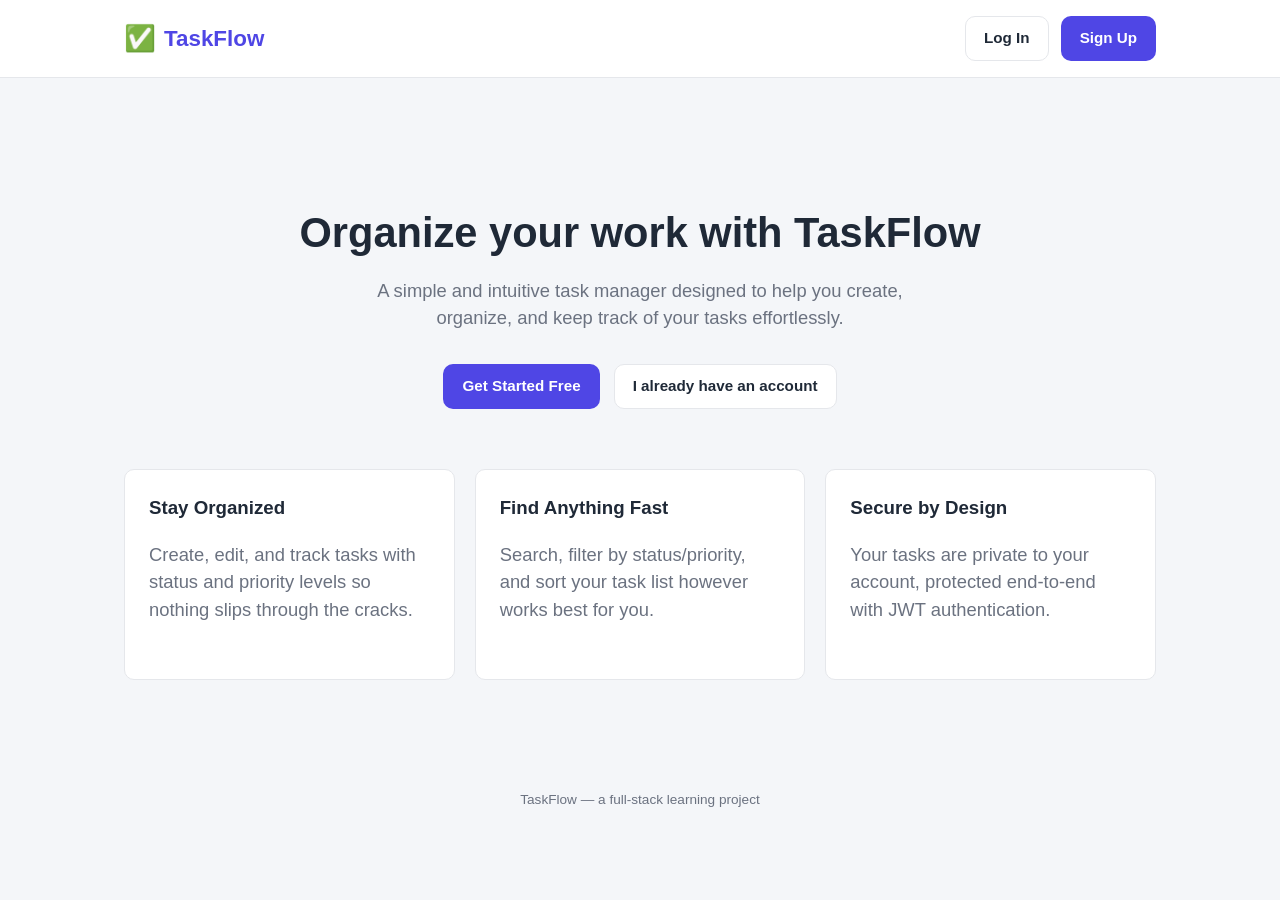
<file: frontend/index.html>
<!DOCTYPE html>
<html lang="en">
<head>
  <meta charset="UTF-8" />
  <meta name="viewport" content="width=device-width, initial-scale=1.0" />
  <title>TaskFlow - Organize Your Work</title>
  <link rel="stylesheet" href="css/style.css" />
</head>
<body>
  <nav class="navbar">
    <div class="container navbar-inner">
      <div class="brand"><span class="brand-icon">&#9989;</span> TaskFlow</div>
      <div class="navbar-actions">
        <a class="btn btn-secondary" href="login.html">Log In</a>
        <a class="btn btn-primary" href="register.html">Sign Up</a>
      </div>
    </div>
  </nav>

  <main class="container">
    <section class="hero">
      <h1>Organize your work with TaskFlow</h1>
      <p>
         A simple and intuitive task manager designed to help you create,
         organize, and keep track of your tasks effortlessly.
      </p>
      <div class="hero-actions">
        <a class="btn btn-primary" href="register.html">Get Started Free</a>
        <a class="btn btn-secondary" href="login.html">I already have an account</a>
      </div>

      <div class="features">
        <div class="feature-card">
          <h3>Stay Organized</h3>
          <p>Create, edit, and track tasks with status and priority levels so nothing slips through the cracks.</p>
        </div>
        <div class="feature-card">
          <h3>Find Anything Fast</h3>
          <p>Search, filter by status/priority, and sort your task list however works best for you.</p>
        </div>
        <div class="feature-card">
          <h3>Secure by Design</h3>
          <p>Your tasks are private to your account, protected end-to-end with JWT authentication.</p>
        </div>
      </div>
    </section>
  </main>

  <footer class="site-footer">TaskFlow &mdash; a full-stack learning project</footer>

  <script src="js/api.js"></script>
  <script src="js/auth.js"></script>
</body>
</html>
</file>
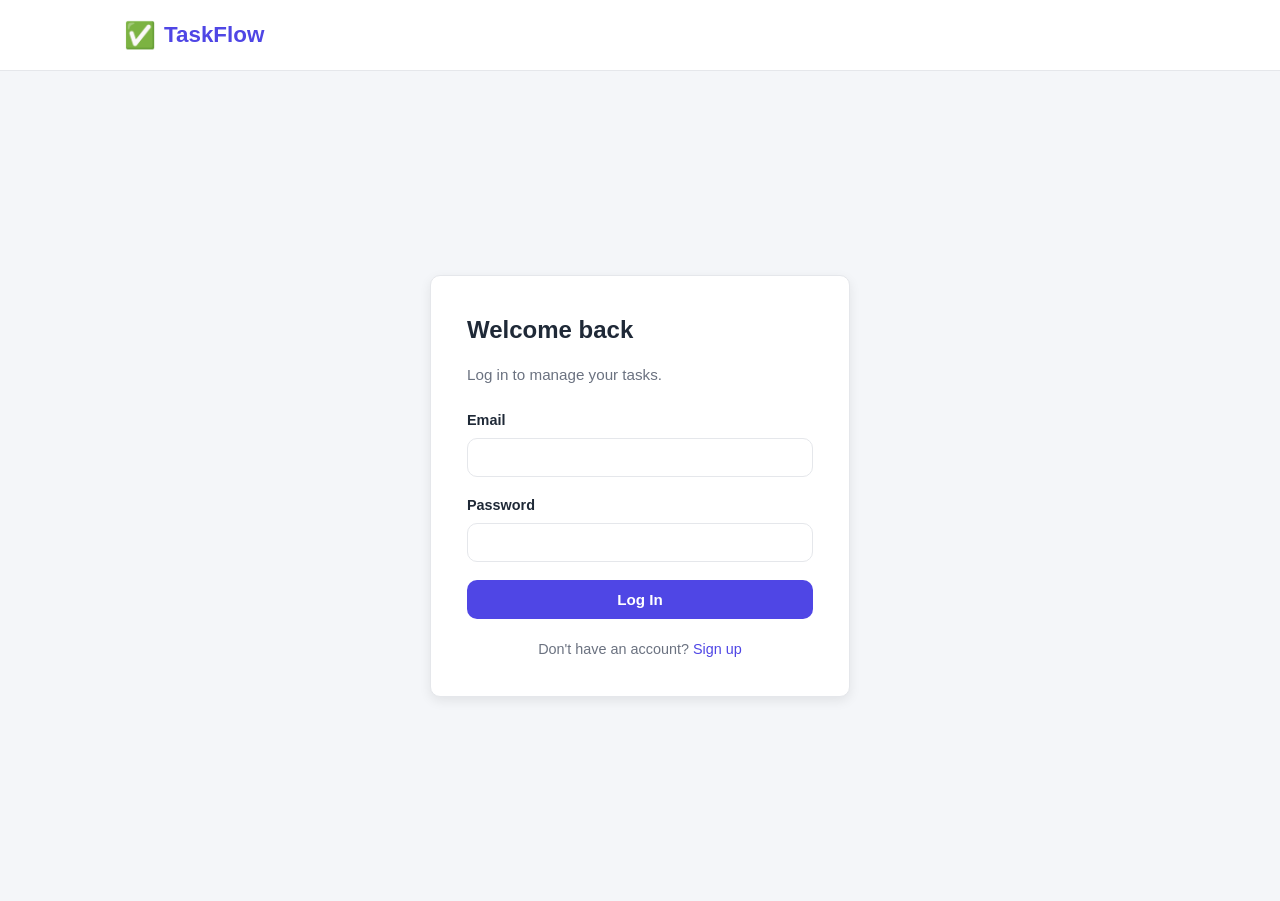
<file: frontend/create-task.html>
<!DOCTYPE html>
<html lang="en">
<head>
  <meta charset="UTF-8" />
  <meta name="viewport" content="width=device-width, initial-scale=1.0" />
  <title>New Task - TaskFlow</title>
  <link rel="stylesheet" href="css/style.css" />
</head>
<body>
  <nav class="navbar">
    <div class="container navbar-inner">
      <a class="brand" href="dashboard.html"><span class="brand-icon">&#9989;</span> TaskFlow</a>
      <div class="navbar-actions">
        <span class="nav-user">Hi, <span data-user-name>there</span></span>
        <a class="btn btn-secondary" href="#" data-logout>Logout</a>
      </div>
    </div>
  </nav>

  <main class="container">
    <div class="page-header">
      <h1>Create New Task</h1>
      <a class="btn btn-secondary" href="dashboard.html">&larr; Back to Dashboard</a>
    </div>

    <div class="card-form">
      <div id="form-alert" class="alert"></div>

      <form id="create-task-form" novalidate>
        <div class="form-group">
          <label for="title">Title</label>
          <input class="form-control" type="text" id="title" name="title" maxlength="150" required />
        </div>

        <div class="form-group">
          <label for="description">Description</label>
          <textarea class="form-control" id="description" name="description" maxlength="2000"></textarea>
        </div>

        <div class="form-row">
          <div class="form-group">
            <label for="status">Status</label>
            <select class="form-control" id="status" name="status">
              <option value="PENDING" selected>Pending</option>
              <option value="IN_PROGRESS">In Progress</option>
              <option value="COMPLETED">Completed</option>
            </select>
          </div>
          <div class="form-group">
            <label for="priority">Priority</label>
            <select class="form-control" id="priority" name="priority">
              <option value="LOW">Low</option>
              <option value="MEDIUM" selected>Medium</option>
              <option value="HIGH">High</option>
            </select>
          </div>
        </div>

        <div class="form-group">
          <label for="dueDate">Due Date</label>
          <input class="form-control" type="date" id="dueDate" name="dueDate" />
        </div>

        <div class="form-actions">
          <button class="btn btn-primary" type="submit" id="submit-btn">Create Task</button>
          <a class="btn btn-secondary" href="dashboard.html">Cancel</a>
        </div>
      </form>
    </div>
  </main>

  <script src="js/utils.js"></script>
  <script src="js/auth.js"></script>
  <script src="js/api.js"></script>
  <script src="js/task.js"></script>
</body>
</html>
</file>
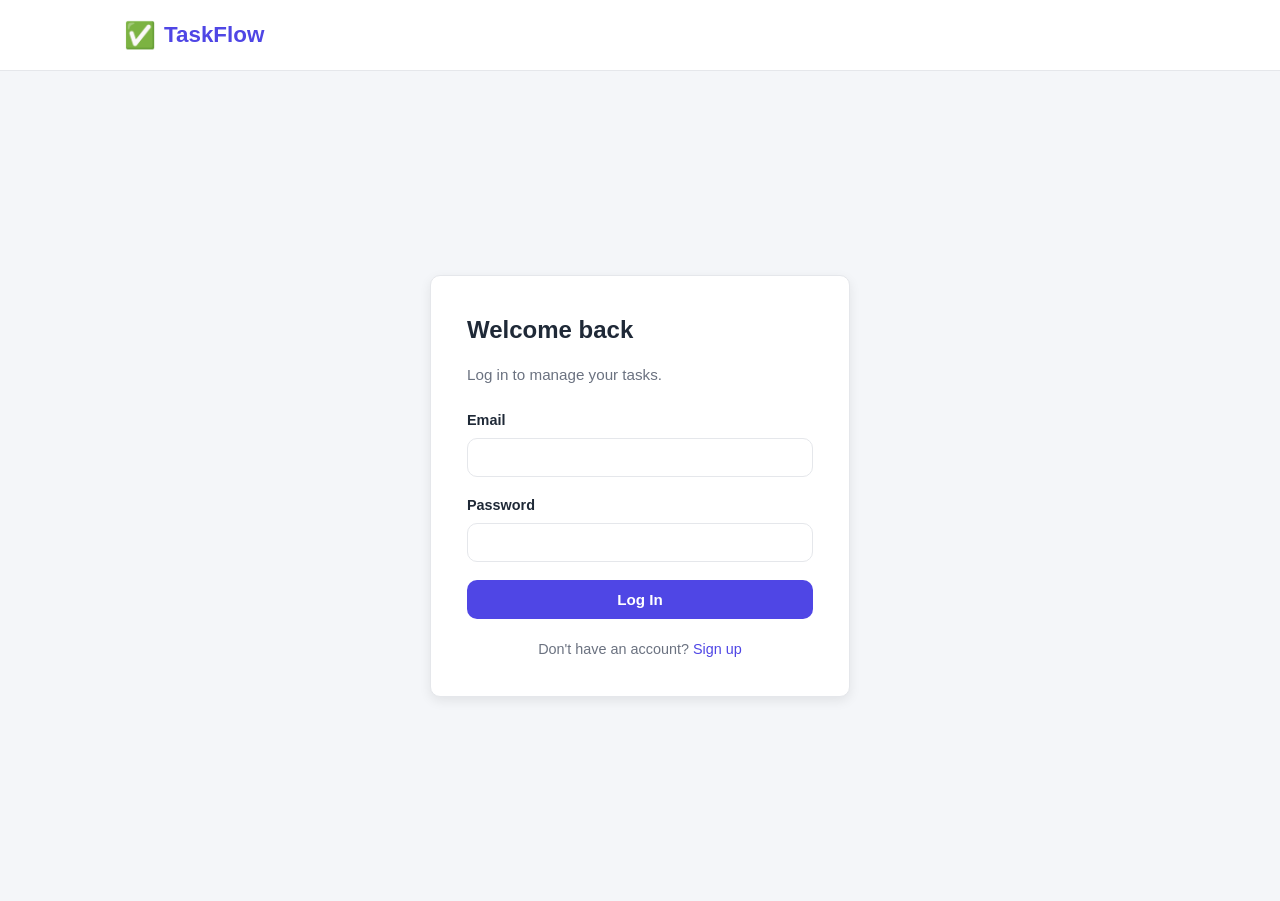
<file: frontend/dashboard.html>
<!DOCTYPE html>
<html lang="en">
<head>
  <meta charset="UTF-8" />
  <meta name="viewport" content="width=device-width, initial-scale=1.0" />
  <title>Dashboard - TaskFlow</title>
  <link rel="stylesheet" href="css/style.css" />
</head>
<body>
  <nav class="navbar">
    <div class="container navbar-inner">
      <a class="brand" href="dashboard.html"><span class="brand-icon">&#9989;</span> TaskFlow</a>
      <div class="navbar-actions">
        <span class="nav-user">Hi, <span data-user-name>there</span></span>
        <a class="btn btn-secondary" href="#" data-logout>Logout</a>
      </div>
    </div>
  </nav>

  <main class="container">
    <div class="page-header">
      <h1>My Tasks</h1>
      <a class="btn btn-primary" href="create-task.html">+ New Task</a>
    </div>

    <div class="stats-grid">
      <div class="stat-card total">
        <div class="stat-value" id="stat-total">0</div>
        <div class="stat-label">Total Tasks</div>
      </div>
      <div class="stat-card pending">
        <div class="stat-value" id="stat-pending">0</div>
        <div class="stat-label">Pending</div>
      </div>
      <div class="stat-card progress">
        <div class="stat-value" id="stat-progress">0</div>
        <div class="stat-label">In Progress</div>
      </div>
      <div class="stat-card completed">
        <div class="stat-value" id="stat-completed">0</div>
        <div class="stat-label">Completed</div>
      </div>
    </div>

    <div class="toolbar">
      <input type="text" id="search-input" class="search-input" placeholder="Search tasks by title or description..." />
      <select id="status-filter">
        <option value="">All Statuses</option>
        <option value="PENDING">Pending</option>
        <option value="IN_PROGRESS">In Progress</option>
        <option value="COMPLETED">Completed</option>
      </select>
      <select id="priority-filter">
        <option value="">All Priorities</option>
        <option value="LOW">Low</option>
        <option value="MEDIUM">Medium</option>
        <option value="HIGH">High</option>
      </select>
      <select id="sort-select">
        <option value="createdAt:desc">Newest First</option>
        <option value="createdAt:asc">Oldest First</option>
        <option value="dueDate:asc">Due Date (Earliest)</option>
        <option value="dueDate:desc">Due Date (Latest)</option>
        <option value="title:asc">Title (A-Z)</option>
        <option value="priority:desc">Priority (High-Low)</option>
      </select>
    </div>

    <div id="task-list" class="task-list">
      <div class="loading">Loading tasks...</div>
    </div>
  </main>

  <!-- Delete confirmation modal -->
  <div class="modal-overlay" id="delete-modal">
    <div class="modal-box">
      <h3>Delete this task?</h3>
      <p>This action cannot be undone.</p>
      <div class="modal-actions">
        <button class="btn btn-secondary" id="cancel-delete">Cancel</button>
        <button class="btn btn-danger" id="confirm-delete">Delete</button>
      </div>
    </div>
  </div>

  <script src="js/utils.js"></script>
  <script src="js/auth.js"></script>
  <script src="js/api.js"></script>
  <script src="js/dashboard.js"></script>
</body>
</html>
</file>
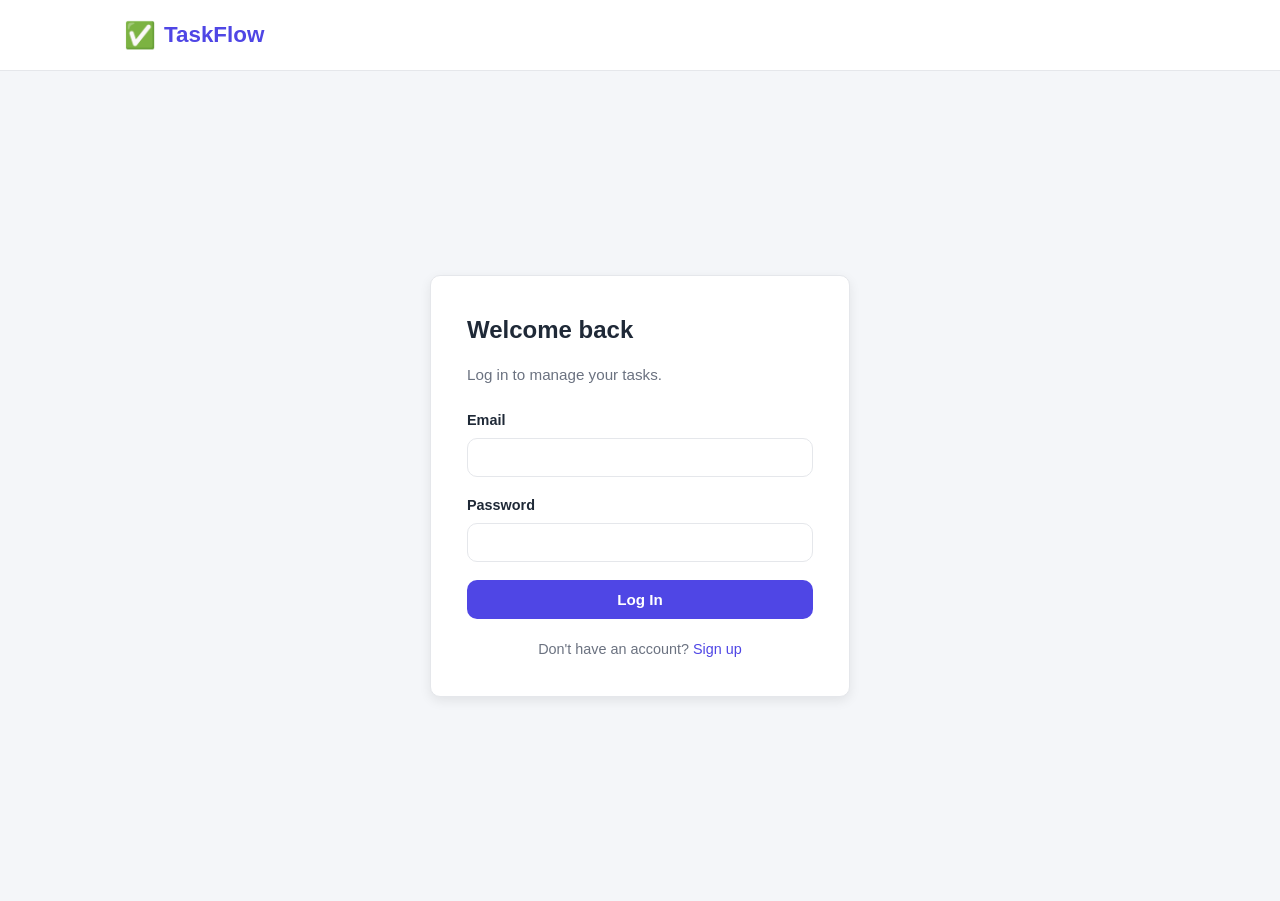
<file: frontend/edit-task.html>
<!DOCTYPE html>
<html lang="en">
<head>
  <meta charset="UTF-8" />
  <meta name="viewport" content="width=device-width, initial-scale=1.0" />
  <title>Edit Task - TaskFlow</title>
  <link rel="stylesheet" href="css/style.css" />
</head>
<body>
  <nav class="navbar">
    <div class="container navbar-inner">
      <a class="brand" href="dashboard.html"><span class="brand-icon">&#9989;</span> TaskFlow</a>
      <div class="navbar-actions">
        <span class="nav-user">Hi, <span data-user-name>there</span></span>
        <a class="btn btn-secondary" href="#" data-logout>Logout</a>
      </div>
    </div>
  </nav>

  <main class="container">
    <div class="page-header">
      <h1>Edit Task</h1>
      <a class="btn btn-secondary" href="dashboard.html">&larr; Back to Dashboard</a>
    </div>

    <div class="card-form">
      <div id="form-alert" class="alert"></div>

      <form id="edit-task-form" novalidate>
        <div class="form-group">
          <label for="title">Title</label>
          <input class="form-control" type="text" id="title" name="title" maxlength="150" required />
        </div>

        <div class="form-group">
          <label for="description">Description</label>
          <textarea class="form-control" id="description" name="description" maxlength="2000"></textarea>
        </div>

        <div class="form-row">
          <div class="form-group">
            <label for="status">Status</label>
            <select class="form-control" id="status" name="status">
              <option value="PENDING">Pending</option>
              <option value="IN_PROGRESS">In Progress</option>
              <option value="COMPLETED">Completed</option>
            </select>
          </div>
          <div class="form-group">
            <label for="priority">Priority</label>
            <select class="form-control" id="priority" name="priority">
              <option value="LOW">Low</option>
              <option value="MEDIUM">Medium</option>
              <option value="HIGH">High</option>
            </select>
          </div>
        </div>

        <div class="form-group">
          <label for="dueDate">Due Date</label>
          <input class="form-control" type="date" id="dueDate" name="dueDate" />
        </div>

        <div class="form-actions">
          <button class="btn btn-primary" type="submit" id="submit-btn">Save Changes</button>
          <a class="btn btn-secondary" href="dashboard.html">Cancel</a>
        </div>
      </form>
    </div>
  </main>

  <script src="js/utils.js"></script>
  <script src="js/auth.js"></script>
  <script src="js/api.js"></script>
  <script src="js/task.js"></script>
</body>
</html>
</file>
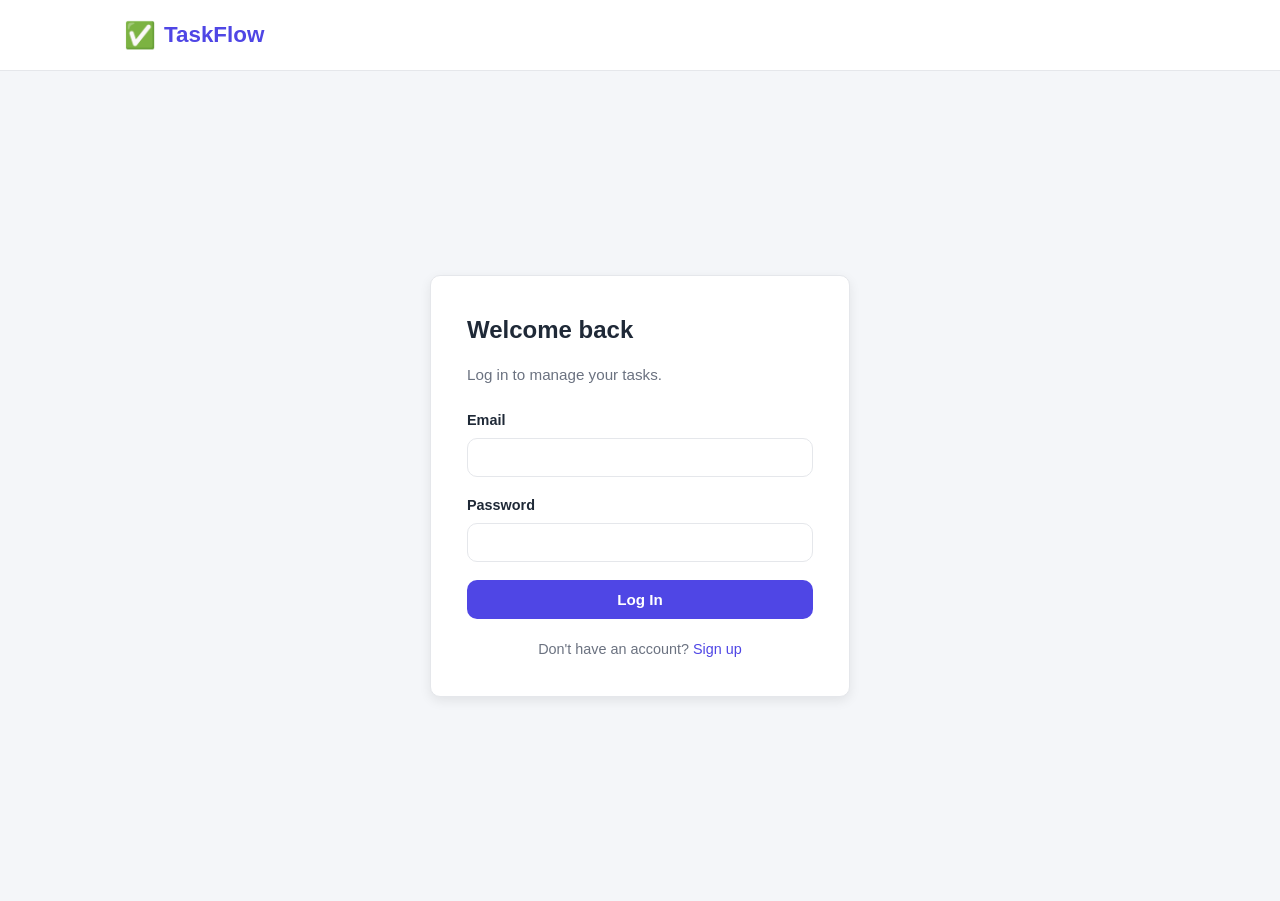
<file: frontend/login.html>
<!DOCTYPE html>
<html lang="en">
<head>
  <meta charset="UTF-8" />
  <meta name="viewport" content="width=device-width, initial-scale=1.0" />
  <title>Log In - TaskFlow</title>
  <link rel="stylesheet" href="css/style.css" />
</head>
<body>
  <nav class="navbar">
    <div class="container navbar-inner">
      <a class="brand" href="index.html"><span class="brand-icon">&#9989;</span> TaskFlow</a>
    </div>
  </nav>

  <div class="auth-wrapper">
    <div class="auth-card">
      <h2>Welcome back</h2>
      <p class="auth-subtitle">Log in to manage your tasks.</p>

      <div id="form-alert" class="alert"></div>

      <form id="login-form" novalidate>
        <div class="form-group">
          <label for="email">Email</label>
          <input class="form-control" type="email" id="email" name="email" required autocomplete="email" />
        </div>
        <div class="form-group">
          <label for="password">Password</label>
          <input class="form-control" type="password" id="password" name="password" required autocomplete="current-password" />
        </div>
        <button class="btn btn-primary btn-block" type="submit" id="submit-btn">Log In</button>
      </form>

      <div class="auth-footer">
        Don't have an account? <a href="register.html">Sign up</a>
      </div>
    </div>
  </div>

  <script src="js/utils.js"></script>
  <script src="js/auth.js"></script>
  <script src="js/api.js"></script>
  <script src="js/login.js"></script>
</body>
</html>
</file>
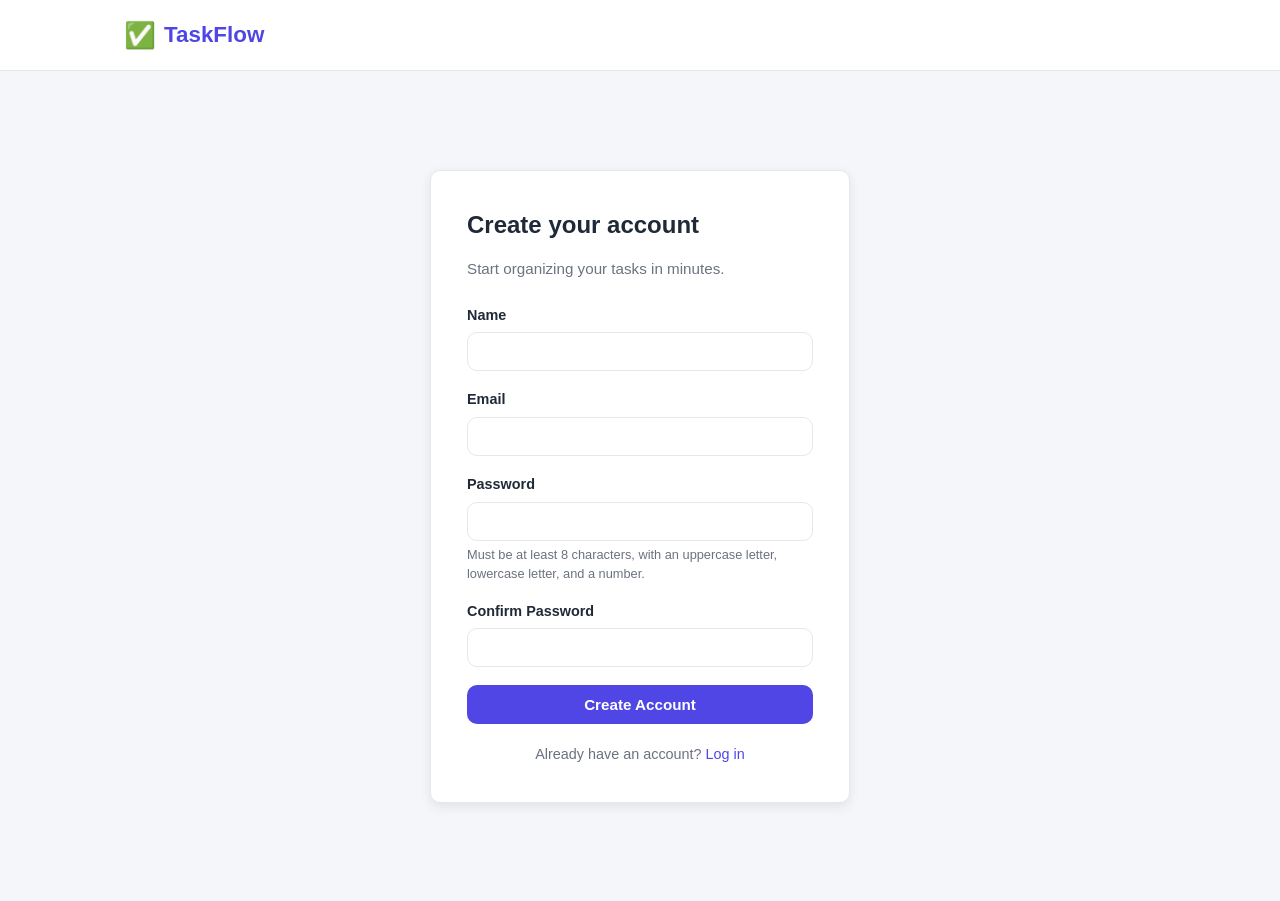
<file: frontend/register.html>
<!DOCTYPE html>
<html lang="en">
<head>
  <meta charset="UTF-8" />
  <meta name="viewport" content="width=device-width, initial-scale=1.0" />
  <title>Sign Up - TaskFlow</title>
  <link rel="stylesheet" href="css/style.css" />
</head>
<body>
  <nav class="navbar">
    <div class="container navbar-inner">
      <a class="brand" href="index.html"><span class="brand-icon">&#9989;</span> TaskFlow</a>
    </div>
  </nav>

  <div class="auth-wrapper">
    <div class="auth-card">
      <h2>Create your account</h2>
      <p class="auth-subtitle">Start organizing your tasks in minutes.</p>

      <div id="form-alert" class="alert"></div>

      <form id="register-form" novalidate>
        <div class="form-group">
          <label for="name">Name</label>
          <input class="form-control" type="text" id="name" name="name" required autocomplete="name" />
        </div>
        <div class="form-group">
          <label for="email">Email</label>
          <input class="form-control" type="email" id="email" name="email" required autocomplete="email" />
        </div>
        <div class="form-group">
          <label for="password">Password</label>
          <input class="form-control" type="password" id="password" name="password" required autocomplete="new-password" />
          <div style="color: var(--color-text-muted); font-size: 0.8rem; margin-top: 4px;">
            Must be at least 8 characters, with an uppercase letter, lowercase letter, and a number.
          </div>
        </div>
        <div class="form-group">
          <label for="confirmPassword">Confirm Password</label>
          <input class="form-control" type="password" id="confirmPassword" name="confirmPassword" required autocomplete="new-password" />
        </div>
        <button class="btn btn-primary btn-block" type="submit" id="submit-btn">Create Account</button>
      </form>

      <div class="auth-footer">
        Already have an account? <a href="login.html">Log in</a>
      </div>
    </div>
  </div>

  <script src="js/utils.js"></script>
  <script src="js/auth.js"></script>
  <script src="js/api.js"></script>
  <script src="js/register.js"></script>
</body>
</html>
</file>
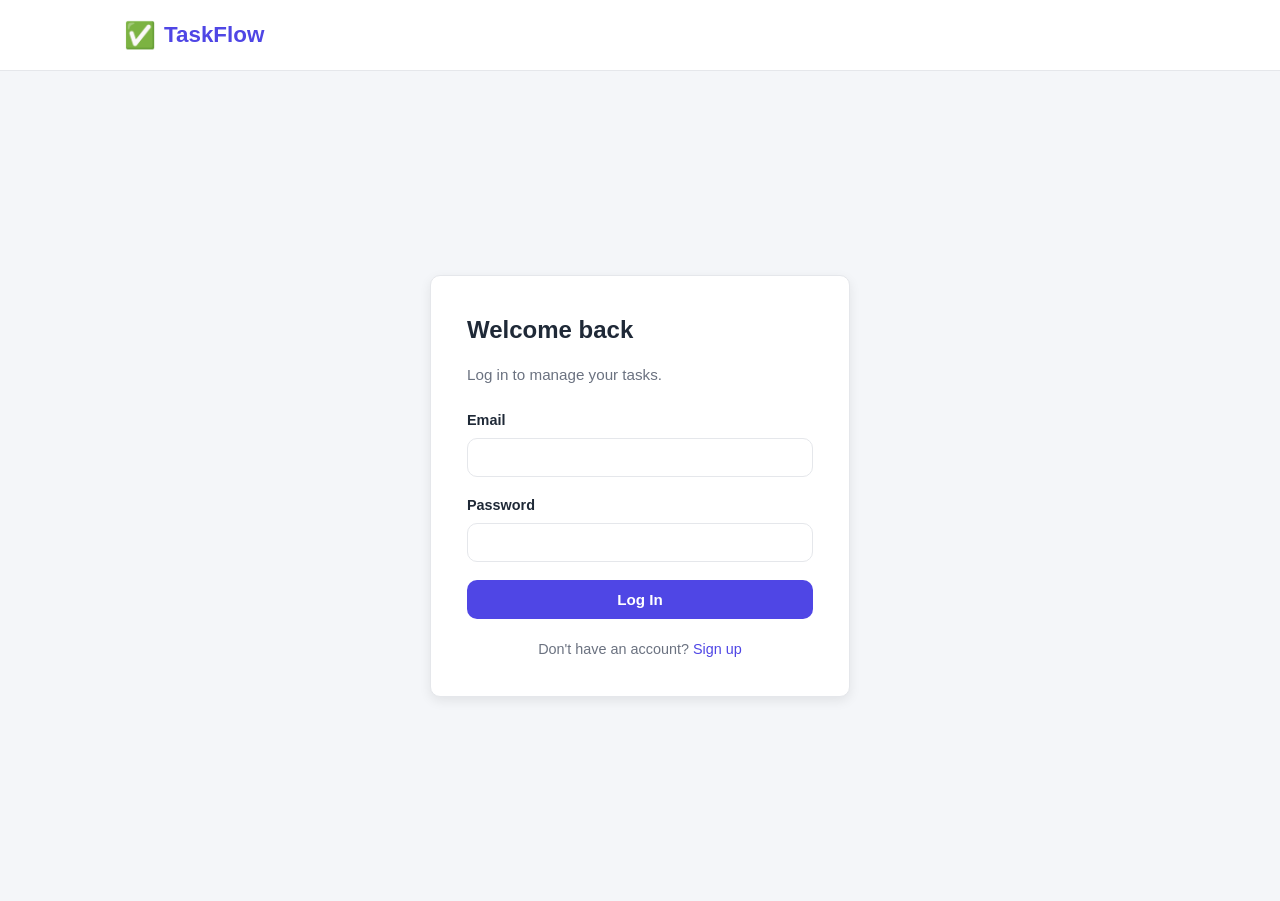
<file: frontend/task-details.html>
<!DOCTYPE html>
<html lang="en">
<head>
  <meta charset="UTF-8" />
  <meta name="viewport" content="width=device-width, initial-scale=1.0" />
  <title>Task Details - TaskFlow</title>
  <link rel="stylesheet" href="css/style.css" />
</head>
<body>
  <nav class="navbar">
    <div class="container navbar-inner">
      <a class="brand" href="dashboard.html"><span class="brand-icon">&#9989;</span> TaskFlow</a>
      <div class="navbar-actions">
        <span class="nav-user">Hi, <span data-user-name>there</span></span>
        <a class="btn btn-secondary" href="#" data-logout>Logout</a>
      </div>
    </div>
  </nav>

  <main class="container">
    <div class="page-header">
      <h1>Task Details</h1>
      <a class="btn btn-secondary" href="dashboard.html">&larr; Back to Dashboard</a>
    </div>

    <div id="detail-loading" class="loading">Loading task...</div>

    <div id="task-detail-container" class="detail-card" style="display: none;">
      <h1 id="detail-title"></h1>

      <div class="task-meta" style="margin-bottom: 18px;">
        <span class="badge" id="detail-status-badge"></span>
        <span id="detail-priority"></span>
      </div>

      <div class="detail-row">
        <span class="label">Description</span>
        <span id="detail-description"></span>
      </div>
      <div class="detail-row">
        <span class="label">Due Date</span>
        <span id="detail-due-date"></span>
      </div>
      <div class="detail-row">
        <span class="label">Created</span>
        <span id="detail-created"></span>
      </div>
      <div class="detail-row">
        <span class="label">Last Updated</span>
        <span id="detail-updated"></span>
      </div>

      <div class="form-group" style="margin-top: 20px; max-width: 260px;">
        <label for="status-select">Change Status</label>
        <select class="status-select form-control" id="status-select">
          <option value="PENDING">Pending</option>
          <option value="IN_PROGRESS">In Progress</option>
          <option value="COMPLETED">Completed</option>
        </select>
      </div>

      <div class="detail-actions">
        <a class="btn btn-secondary" id="edit-task-link" href="#">Edit Task</a>
        <button class="btn btn-danger" id="delete-task-btn">Delete Task</button>
      </div>
    </div>
  </main>

  <!-- Delete confirmation modal -->
  <div class="modal-overlay" id="delete-modal">
    <div class="modal-box">
      <h3>Delete this task?</h3>
      <p>This action cannot be undone.</p>
      <div class="modal-actions">
        <button class="btn btn-secondary" id="cancel-delete">Cancel</button>
        <button class="btn btn-danger" id="confirm-delete">Delete</button>
      </div>
    </div>
  </div>

  <script src="js/utils.js"></script>
  <script src="js/auth.js"></script>
  <script src="js/api.js"></script>
  <script src="js/task.js"></script>
</body>
</html>
</file>
<file: frontend/css/style.css>
/* ==========================================================================
   TaskFlow - Stylesheet
   Plain CSS3, no frameworks.
   ========================================================================== */

:root {
  --color-bg: #f4f6f9;
  --color-surface: #ffffff;
  --color-primary: #4f46e5;
  --color-primary-dark: #4338ca;
  --color-primary-light: #eef2ff;
  --color-text: #1f2937;
  --color-text-muted: #6b7280;
  --color-border: #e5e7eb;
  --color-success: #16a34a;
  --color-success-bg: #dcfce7;
  --color-warning: #d97706;
  --color-warning-bg: #fef3c7;
  --color-danger: #dc2626;
  --color-danger-bg: #fee2e2;
  --color-info: #2563eb;
  --color-info-bg: #dbeafe;
  --radius: 10px;
  --shadow: 0 1px 3px rgba(0, 0, 0, 0.08), 0 1px 2px rgba(0, 0, 0, 0.04);
  --shadow-md: 0 4px 12px rgba(0, 0, 0, 0.08);
  --font: -apple-system, BlinkMacSystemFont, "Segoe UI", Roboto, Helvetica, Arial, sans-serif;
}

* {
  box-sizing: border-box;
}

body {
  margin: 0;
  font-family: var(--font);
  background: var(--color-bg);
  color: var(--color-text);
  line-height: 1.5;
}

a {
  color: var(--color-primary);
  text-decoration: none;
}

a:hover {
  text-decoration: underline;
}

.container {
  max-width: 1080px;
  margin: 0 auto;
  padding: 0 24px;
}

/* ---------------- Navbar ---------------- */
.navbar {
  background: var(--color-surface);
  border-bottom: 1px solid var(--color-border);
  padding: 16px 0;
}

.navbar-inner {
  display: flex;
  justify-content: space-between;
  align-items: center;
}

.brand {
  display: flex;
  align-items: center;
  gap: 8px;
  font-size: 1.4rem;
  font-weight: 700;
  color: var(--color-primary);
}

.brand-icon {
  font-size: 1.6rem;
}

.navbar-actions {
  display: flex;
  align-items: center;
  gap: 12px;
}

.nav-user {
  color: var(--color-text-muted);
  font-size: 0.9rem;
}

/* ---------------- Buttons ---------------- */
.btn {
  display: inline-flex;
  align-items: center;
  justify-content: center;
  gap: 6px;
  padding: 10px 18px;
  border-radius: var(--radius);
  font-size: 0.95rem;
  font-weight: 600;
  border: 1px solid transparent;
  cursor: pointer;
  transition: background 0.15s ease, border-color 0.15s ease, transform 0.05s ease;
  text-decoration: none;
}

.btn:active {
  transform: translateY(1px);
}

.btn-primary {
  background: var(--color-primary);
  color: #fff;
}

.btn-primary:hover {
  background: var(--color-primary-dark);
  text-decoration: none;
}

.btn-secondary {
  background: var(--color-surface);
  color: var(--color-text);
  border-color: var(--color-border);
}

.btn-secondary:hover {
  background: var(--color-bg);
  text-decoration: none;
}

.btn-danger {
  background: var(--color-danger-bg);
  color: var(--color-danger);
}

.btn-danger:hover {
  background: #fecaca;
  text-decoration: none;
}

.btn-block {
  width: 100%;
}

.btn-sm {
  padding: 6px 12px;
  font-size: 0.85rem;
}

.btn:disabled {
  opacity: 0.6;
  cursor: not-allowed;
}

/* ---------------- Landing hero ---------------- */
.hero {
  padding: 90px 0 70px;
  text-align: center;
}

.hero h1 {
  font-size: 2.6rem;
  margin-bottom: 12px;
}

.hero p {
  font-size: 1.15rem;
  color: var(--color-text-muted);
  max-width: 560px;
  margin: 0 auto 32px;
}

.hero-actions {
  display: flex;
  gap: 14px;
  justify-content: center;
}

.features {
  display: grid;
  grid-template-columns: repeat(auto-fit, minmax(220px, 1fr));
  gap: 20px;
  margin-top: 60px;
}

.feature-card {
  background: var(--color-surface);
  border: 1px solid var(--color-border);
  border-radius: var(--radius);
  padding: 24px;
  text-align: left;
}

.feature-card h3 {
  margin-top: 0;
}

/* ---------------- Auth pages ---------------- */
.auth-wrapper {
  min-height: calc(100vh - 70px);
  display: flex;
  align-items: center;
  justify-content: center;
  padding: 40px 20px;
}

.auth-card {
  background: var(--color-surface);
  border: 1px solid var(--color-border);
  border-radius: var(--radius);
  box-shadow: var(--shadow-md);
  padding: 36px;
  width: 100%;
  max-width: 420px;
}

.auth-card h2 {
  margin-top: 0;
  margin-bottom: 4px;
}

.auth-subtitle {
  color: var(--color-text-muted);
  margin-bottom: 24px;
  font-size: 0.95rem;
}

.auth-footer {
  margin-top: 20px;
  text-align: center;
  font-size: 0.9rem;
  color: var(--color-text-muted);
}

/* ---------------- Forms ---------------- */
.form-group {
  margin-bottom: 18px;
}

.form-group label {
  display: block;
  font-weight: 600;
  margin-bottom: 6px;
  font-size: 0.9rem;
}

.form-control {
  width: 100%;
  padding: 10px 12px;
  border: 1px solid var(--color-border);
  border-radius: var(--radius);
  font-size: 0.95rem;
  font-family: inherit;
  background: var(--color-surface);
  color: var(--color-text);
}

.form-control:focus {
  outline: none;
  border-color: var(--color-primary);
  box-shadow: 0 0 0 3px var(--color-primary-light);
}

textarea.form-control {
  resize: vertical;
  min-height: 90px;
}

.form-row {
  display: grid;
  grid-template-columns: 1fr 1fr;
  gap: 16px;
}

.field-error {
  color: var(--color-danger);
  font-size: 0.82rem;
  margin-top: 4px;
  display: none;
}

.field-error.visible {
  display: block;
}

/* ---------------- Alerts ---------------- */
.alert {
  padding: 12px 16px;
  border-radius: var(--radius);
  font-size: 0.9rem;
  margin-bottom: 18px;
  display: none;
}

.alert.visible {
  display: block;
}

.alert-danger {
  background: var(--color-danger-bg);
  color: var(--color-danger);
}

.alert-success {
  background: var(--color-success-bg);
  color: var(--color-success);
}

/* ---------------- Dashboard ---------------- */
.page-header {
  display: flex;
  justify-content: space-between;
  align-items: center;
  margin: 32px 0 24px;
  flex-wrap: wrap;
  gap: 12px;
}

.page-header h1 {
  margin: 0;
  font-size: 1.6rem;
}

.stats-grid {
  display: grid;
  grid-template-columns: repeat(auto-fit, minmax(180px, 1fr));
  gap: 16px;
  margin-bottom: 28px;
}

.stat-card {
  background: var(--color-surface);
  border: 1px solid var(--color-border);
  border-radius: var(--radius);
  padding: 18px 20px;
  box-shadow: var(--shadow);
}

.stat-card .stat-value {
  font-size: 1.8rem;
  font-weight: 700;
}

.stat-card .stat-label {
  color: var(--color-text-muted);
  font-size: 0.85rem;
  margin-top: 4px;
}

.stat-card.total .stat-value { color: var(--color-primary); }
.stat-card.pending .stat-value { color: var(--color-warning); }
.stat-card.progress .stat-value { color: var(--color-info); }
.stat-card.completed .stat-value { color: var(--color-success); }

/* ---------------- Toolbar ---------------- */
.toolbar {
  display: flex;
  flex-wrap: wrap;
  gap: 12px;
  margin-bottom: 20px;
  align-items: center;
  background: var(--color-surface);
  border: 1px solid var(--color-border);
  border-radius: var(--radius);
  padding: 14px 16px;
}

.toolbar input[type="text"],
.toolbar select {
  padding: 8px 10px;
  border: 1px solid var(--color-border);
  border-radius: var(--radius);
  font-size: 0.9rem;
  font-family: inherit;
  background: var(--color-surface);
}

.toolbar .search-input {
  flex: 1;
  min-width: 180px;
}

/* ---------------- Task list ---------------- */
.task-list {
  display: flex;
  flex-direction: column;
  gap: 12px;
}

.task-card {
  background: var(--color-surface);
  border: 1px solid var(--color-border);
  border-radius: var(--radius);
  padding: 16px 18px;
  display: flex;
  justify-content: space-between;
  align-items: flex-start;
  gap: 16px;
  box-shadow: var(--shadow);
}

.task-card-main {
  flex: 1;
  min-width: 0;
}

.task-card-main h3 {
  margin: 0 0 6px;
  font-size: 1.05rem;
}

.task-card-main h3 a {
  color: var(--color-text);
}

.task-card-main h3 a:hover {
  color: var(--color-primary);
}

.task-description {
  color: var(--color-text-muted);
  font-size: 0.9rem;
  margin: 0 0 10px;
  overflow: hidden;
  text-overflow: ellipsis;
  display: -webkit-box;
  -webkit-line-clamp: 2;
  -webkit-box-orient: vertical;
}

.task-meta {
  display: flex;
  gap: 8px;
  flex-wrap: wrap;
  align-items: center;
}

.badge {
  display: inline-block;
  padding: 3px 10px;
  border-radius: 999px;
  font-size: 0.75rem;
  font-weight: 600;
}

.badge-status-PENDING { background: var(--color-warning-bg); color: var(--color-warning); }
.badge-status-IN_PROGRESS { background: var(--color-info-bg); color: var(--color-info); }
.badge-status-COMPLETED { background: var(--color-success-bg); color: var(--color-success); }

.badge-priority-LOW { background: #f3f4f6; color: #4b5563; }
.badge-priority-MEDIUM { background: var(--color-warning-bg); color: var(--color-warning); }
.badge-priority-HIGH { background: var(--color-danger-bg); color: var(--color-danger); }

.task-due {
  font-size: 0.8rem;
  color: var(--color-text-muted);
}

.task-actions {
  display: flex;
  flex-direction: column;
  gap: 8px;
  align-items: flex-end;
}

.task-actions .btn {
  white-space: nowrap;
}

.empty-state {
  text-align: center;
  padding: 60px 20px;
  color: var(--color-text-muted);
}

.empty-state h3 {
  color: var(--color-text);
  margin-bottom: 6px;
}

/* ---------------- Task details ---------------- */
.detail-card {
  background: var(--color-surface);
  border: 1px solid var(--color-border);
  border-radius: var(--radius);
  padding: 28px;
  box-shadow: var(--shadow);
}

.detail-card h1 {
  margin-top: 0;
}

.detail-row {
  display: flex;
  gap: 10px;
  margin: 6px 0;
  font-size: 0.9rem;
}

.detail-row .label {
  color: var(--color-text-muted);
  min-width: 110px;
  font-weight: 600;
}

.detail-actions {
  display: flex;
  gap: 10px;
  margin-top: 24px;
  flex-wrap: wrap;
}

.status-select {
  padding: 8px 10px;
  border-radius: var(--radius);
  border: 1px solid var(--color-border);
  font-family: inherit;
}

/* ---------------- Misc ---------------- */
.loading {
  text-align: center;
  padding: 40px;
  color: var(--color-text-muted);
}

.card-form {
  background: var(--color-surface);
  border: 1px solid var(--color-border);
  border-radius: var(--radius);
  padding: 28px;
  max-width: 640px;
  box-shadow: var(--shadow);
}

.form-actions {
  display: flex;
  gap: 12px;
  margin-top: 8px;
}

.not-found {
  text-align: center;
  padding: 100px 20px;
}

.not-found h1 {
  font-size: 5rem;
  margin: 0;
  color: var(--color-primary);
}

footer.site-footer {
  text-align: center;
  color: var(--color-text-muted);
  font-size: 0.85rem;
  padding: 40px 0;
}

.modal-overlay {
  position: fixed;
  inset: 0;
  background: rgba(0, 0, 0, 0.4);
  display: none;
  align-items: center;
  justify-content: center;
  z-index: 50;
}

.modal-overlay.visible {
  display: flex;
}

.modal-box {
  background: var(--color-surface);
  border-radius: var(--radius);
  padding: 24px;
  max-width: 380px;
  width: 90%;
  box-shadow: var(--shadow-md);
}

.modal-actions {
  display: flex;
  justify-content: flex-end;
  gap: 10px;
  margin-top: 20px;
}

@media (max-width: 640px) {
  .form-row {
    grid-template-columns: 1fr;
  }
  .task-card {
    flex-direction: column;
  }
  .task-actions {
    flex-direction: row;
    align-items: center;
    width: 100%;
  }
}
</file>
